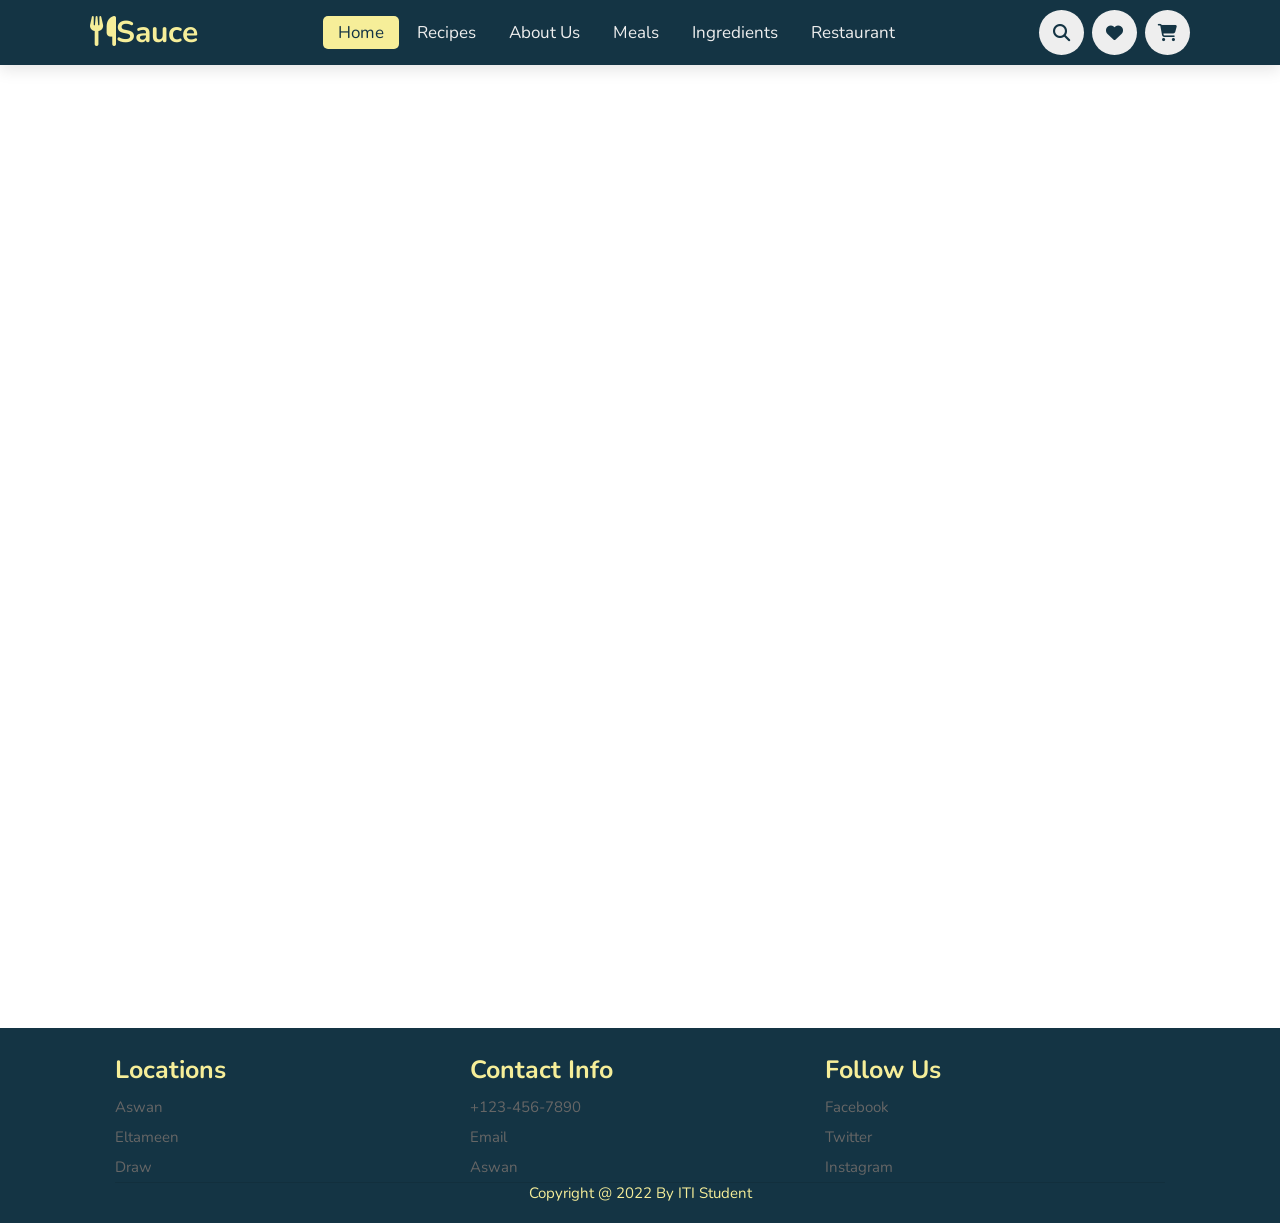
<file: cart.html>
<!DOCTYPE html>
<html lang="en">

<head>
    <meta charset="UTF-8">
    <meta http-equiv="X-UA-Compatible" content="IE=edge">
    <meta name="viewport" content="width=device-width, initial-scale=1.0">
    <title>Cart</title>
    <link rel="stylesheet" href="./css/cart.css">
    <link rel="stylesheet" href="https://cdnjs.cloudflare.com/ajax/libs/font-awesome/6.1.1/css/all.min.css"
        integrity="sha512-KfkfwYDsLkIlwQp6LFnl8zNdLGxu9YAA1QvwINks4PhcElQSvqcyVLLD9aMhXd13uQjoXtEKNosOWaZqXgel0g=="
        crossorigin="anonymous" referrerpolicy="no-referrer" />

</head>

<body>
    <!--NAVIGATION BAR-->
    <header>

        <a href="#" class="logo"><i class="fas fa-utensils"></i>Sauce</a>
    
        <nav class="navbar">
            <a class="active" href="./index.html">Home</a>
            <a href="./products.html">Recipes</a>
            <a href="./ourTeam.html">About Us</a>
            <a href="#menu">Meals</a>
            <a href="#item">Ingredients</a>
            <a href="#">Restaurant</a>
        </nav>
    
        <div class="icons">
            <i class="fas fa-bars" id="menu-bars"></i>
            <i class="fas fa-search" id="search-icon"></i>
            <a href="#" class="fas fa-heart"></a>
            <a href="./cart.html" class="fas fa-shopping-cart"></a>
        </div>
    
    </header>
    <!--main-->
    <main class="container" id="container">
    </main>


    <!---FOOTER-->
    <footer>
        <div class="box-container">

            <div class="box">
                <h3>locations</h3>
                <!-- <a href="#">Egypt</a> -->
                <a href="#">Aswan</a>
                <a href="#">Eltameen  </a>
                <a href="#">Draw</a>
                
            </div>
    
    
            <div class="box">
                <h3>contact info</h3>
                <a href="#">+123-456-7890</a>
                <a href="#">Email</a>
                <a href="#">Aswan</a>
            </div>
    
            <div class="box">
                <h3>follow us</h3>
                <a href="#">facebook</a>
                <a href="#">twitter</a>
                <a href="#">instagram</a>
                
            </div>
    
        </div>
    
        <div class="credit"> copyright @ 2022 by <span>ITI Student</span> </div>
    </footer>
    <script src="./js/cart.js"></script>

</body>

</html>
</file>
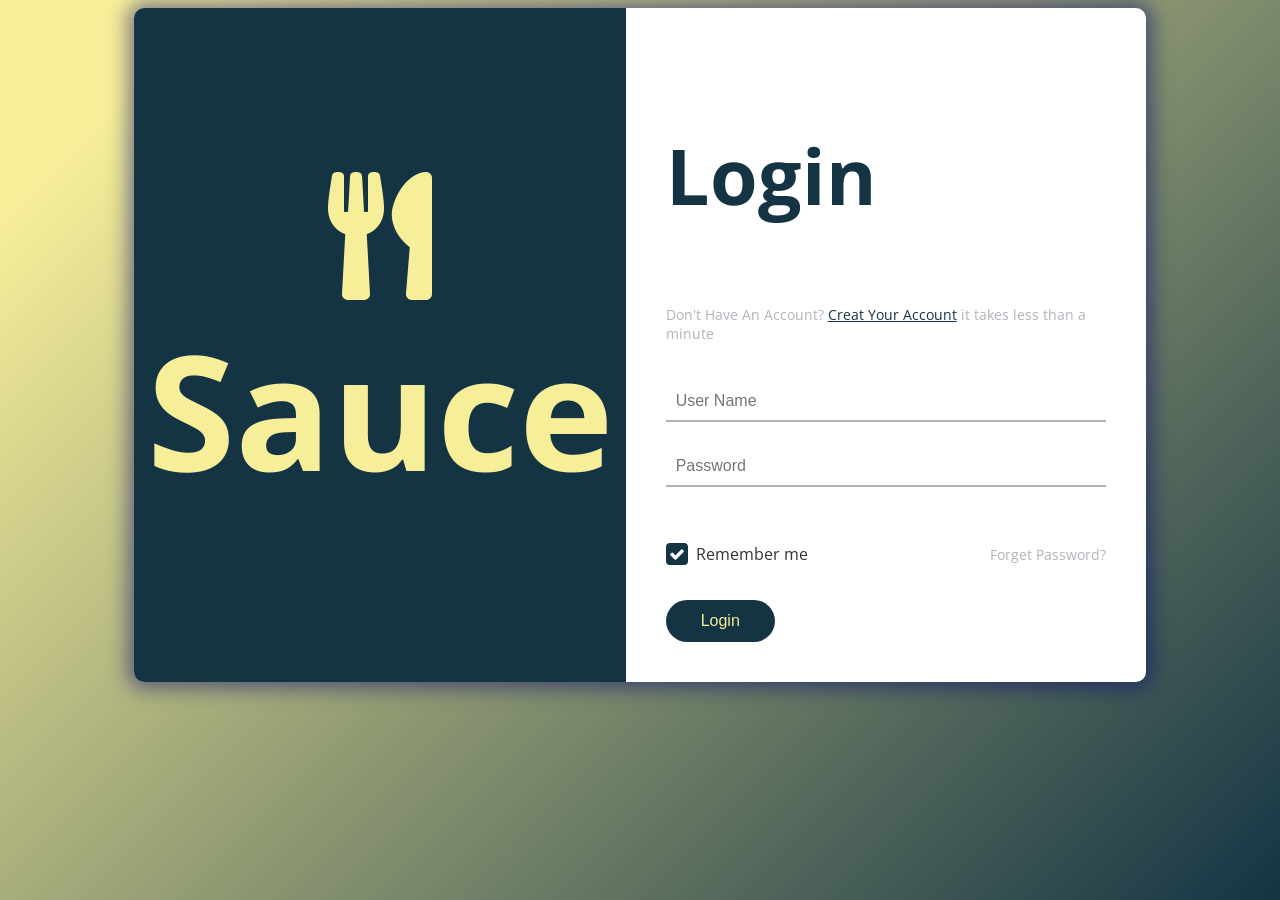
<file: login.html>
<!DOCTYPE html>
<html lang="en" >
<head>
  <meta charset="UTF-8">
  <title>Login</title>
  <link href="https://fonts.googleapis.com/css?family=Open+Sans" rel="stylesheet">


<link href="https://maxcdn.bootstrapcdn.com/font-awesome/4.7.0/css/font-awesome.min.css" rel="stylesheet" integrity="sha384-wvfXpqpZZVQGK6TAh5PVlGOfQNHSoD2xbE+QkPxCAFlNEevoEH3Sl0sibVcOQVnN" crossorigin="anonymous"><link rel="stylesheet" href="./css/login.css">
<link rel="stylesheet" href="https://cdnjs.cloudflare.com/ajax/libs/font-awesome/5.15.3/css/all.min.css">


</head>
<body>
	<!-- comment -->
<!-- partial:index.partial.html -->
<div class="box-form">
	<div class="left">
		<div class="overlay">
			<i class="fas fa-utensils"></i>
			<a href="#" class="logo">Sauce</a>

		<!-- <h1>Hello World.</h1> -->
		<!-- <p>Lorem ipsum dolor sit amet, consectetur adipiscing elit.
		Curabitur et est sed felis aliquet sollicitudin</p> -->
		<span>
			<!-- <p>login with social media</p> -->
			<!-- <a href="#"><i class="fa fa-facebook" aria-hidden="true"></i></a>
			<a href="#"><i class="fa fa-twitter" aria-hidden="true"></i> Login with Twitter</a> -->
		</span>
		</div>
	</div>
	
	
		<div class="right">
		<h5>Login</h5>
		<p>Don't Have An Account? <a style="color:#143444 " href="./Register.html">Creat Your Account</a> it takes less than a minute</p>
		<div class="inputs">
			<input type="text" placeholder="User Name">
			<br>
			<input type="password" placeholder="Password">
		</div>
			
			<br><br>
			
		<div class="remember-me--forget-password">
				<!-- Angular -->
	<label>
		<input type="checkbox" name="item" checked/>
		<span class="text-checkbox">Remember me</span>
	</label>
			<p>Forget Password?</p>
		</div>
			
			<br>
			<button>Login</button>
	</div>
	
</div>
<!-- partial -->
  
</body>
</html>
</file>
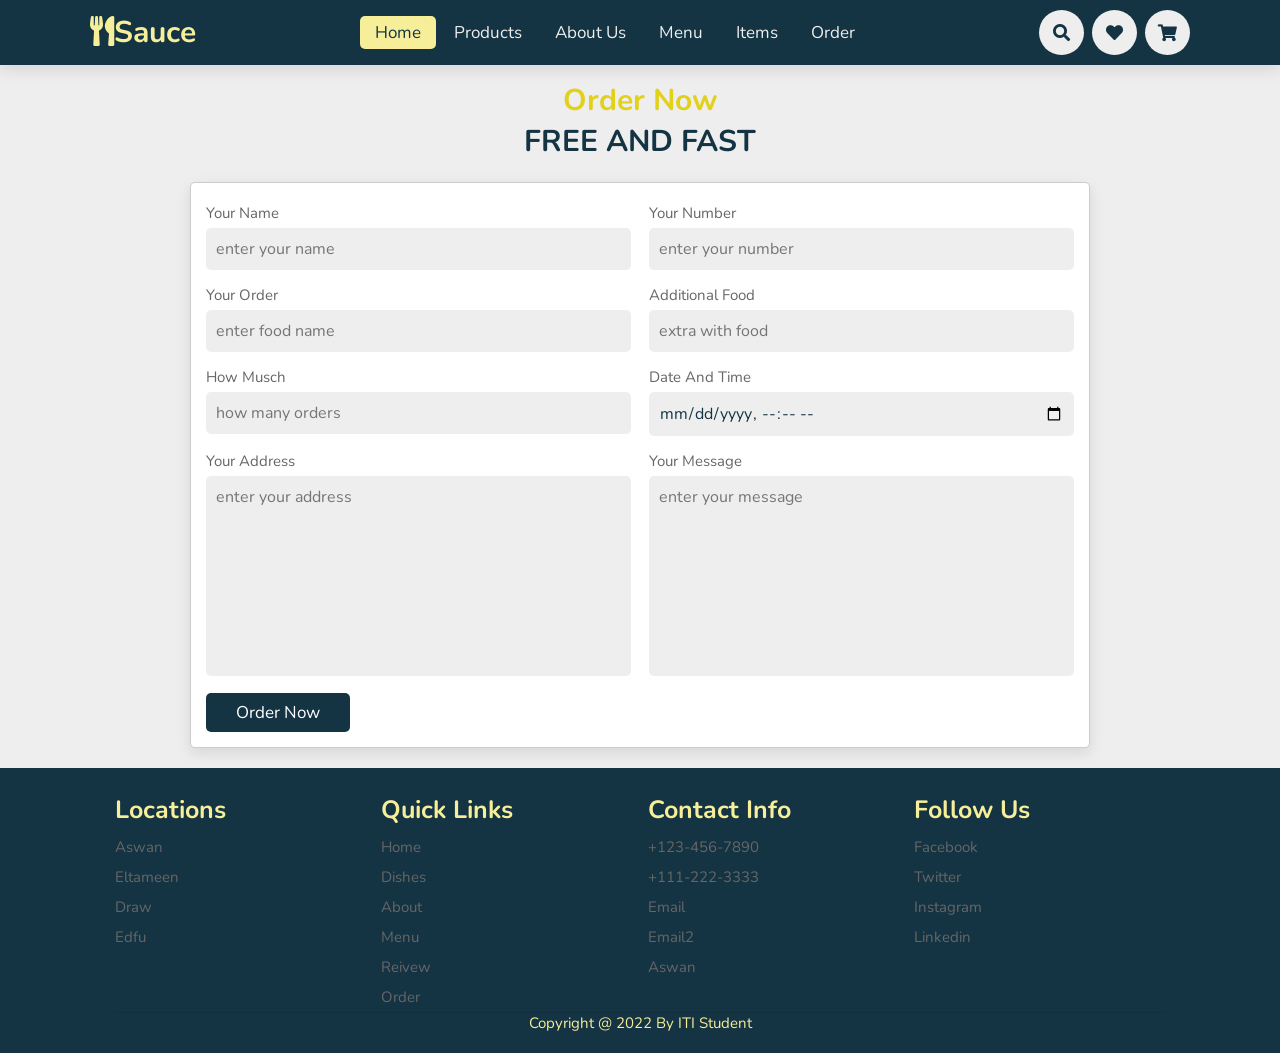
<file: order.html>
<!DOCTYPE html>
<html lang="en">
<head>
    <meta charset="UTF-8">
    <meta http-equiv="X-UA-Compatible" content="IE=edge">
    <meta name="viewport" content="width=device-width, initial-scale=1.0">
    <title>Order</title>
       <!-- font awesome cdn link  -->
       <link rel="stylesheet" href="https://cdnjs.cloudflare.com/ajax/libs/font-awesome/5.15.3/css/all.min.css">

       <!-- custom css file link  -->
       <link rel="stylesheet" href="css/style.css">
   
</head>
<body>
  <!-- header section starts      -->

<header>

    <a href="#" class="logo"><i class="fas fa-utensils"></i>Sauce</a>

    <nav class="navbar">
        <a class="active" href="index.html">Home</a>
        <a href="../../products/products.html">Products</a>
        <a href="../../our team/our team.html">About Us</a>
        <a href="../food website/index.html">Menu</a>
        <a href="../food website/index.html">Items</a>
        <a href="../food website/order.html">Order</a>
    </nav>

    <div class="icons">
        <i class="fas fa-bars" id="menu-bars"></i>
        <i class="fas fa-search" id="search-icon"></i>
        <a href="#" class="fas fa-heart"></a>
        <a href="#" class="fas fa-shopping-cart"></a>
    </div>

</header>

<!-- header section ends-->

<!-- search form  -->

<form action="" id="search-form">
    <input type="search" placeholder="search here..." name="" id="search-box">
    <label for="search-box" class="fas fa-search"></label>
    <i class="fas fa-times" id="close"></i>
</form>


    

    <!-- order section starts  -->

<section class="order" id="order" style="background:#eee ; margin-top: 5rem; font-size: 2rem;">

    <h3 class="sub-heading"> order now </h3>
    <h1 class="heading"> free and fast </h1>

    <form action="">

        <div class="inputBox">
            <div class="input">
                <span>your name</span>
                <input type="text" placeholder="enter your name">
            </div>
            <div class="input">
                <span>your number</span>
                <input type="number" placeholder="enter your number">
            </div>
        </div>
        <div class="inputBox">
            <div class="input">
                <span>your order</span>
                <input type="text" placeholder="enter food name">
            </div>
            <div class="input">
                <span>additional food</span>
                <input type="test" placeholder="extra with food">
            </div>
        </div>
        <div class="inputBox">
            <div class="input">
                <span>how musch</span>
                <input type="number" placeholder="how many orders">
            </div>
            <div class="input">
                <span>date and time</span>
                <input type="datetime-local">
            </div>
        </div>
        <div class="inputBox">
            <div class="input">
                <span>your address</span>
                <textarea name="" placeholder="enter your address" id="" cols="30" rows="10"></textarea>
            </div>
            <div class="input">
                <span>your message</span>
                <textarea name="" placeholder="enter your message" id="" cols="30" rows="10"></textarea>
            </div>
        </div>

        <input type="submit" value="order now" class="btn">

    </form>

</section>

<!-- order section ends -->

<!-- footer section starts  -->

<section class="footer" style="background:#143444; ;">

    <div class="box-container">

        <div class="box">
            <h3>locations</h3>
            <!-- <a href="#">Egypt</a> -->
            <a href="#">Aswan</a>
            <a href="#">Eltameen  </a>
            <a href="#">Draw</a>
            <a href="#">Edfu</a>
        </div>

        <div class="box">
            <h3>quick links</h3>
            <a href="#">home</a>
            <a href="#">dishes</a>
            <a href="#">about</a>
            <a href="#">menu</a>
            <a href="#">reivew</a>
            <a href="#">order</a>
        </div>

        <div class="box">
            <h3>contact info</h3>
            <a href="#">+123-456-7890</a>
            <a href="#">+111-222-3333</a>
            <a href="#">Email</a>
            <a href="#">Email2</a>
            <a href="#">Aswan</a>
        </div>

        <div class="box">
            <h3>follow us</h3>
            <a href="#">facebook</a>
            <a href="#">twitter</a>
            <a href="#">instagram</a>
            <a href="#">linkedin</a>
        </div>

    </div>

    <div class="credit"> copyright @ 2022 by <span>ITI Student</span> </div>

</section>

<!-- footer section ends -->






<!-- custom js file link  -->
<script src="js/script.js"></script>

</body>
</html>
</file>
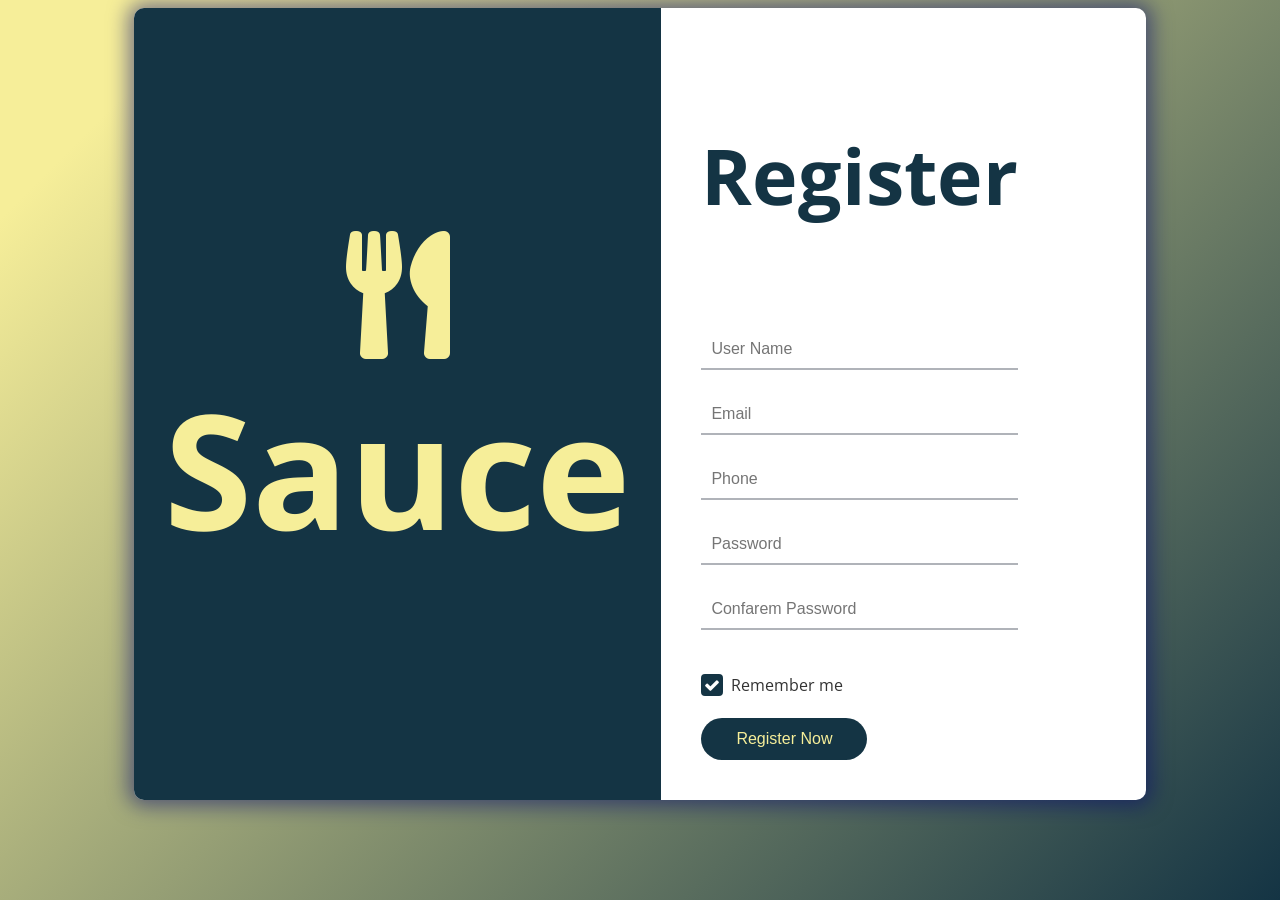
<file: Register.html>
<!DOCTYPE html>
<html lang="en">

<head>
	<meta charset="UTF-8">
	<title>Register</title>
	<link href="https://fonts.googleapis.com/css?family=Open+Sans" rel="stylesheet">


	<link href="https://maxcdn.bootstrapcdn.com/font-awesome/4.7.0/css/font-awesome.min.css" rel="stylesheet"
		integrity="sha384-wvfXpqpZZVQGK6TAh5PVlGOfQNHSoD2xbE+QkPxCAFlNEevoEH3Sl0sibVcOQVnN" crossorigin="anonymous">
	<link rel="stylesheet" href="./css/Register.css">
	<link rel="stylesheet" href="https://cdnjs.cloudflare.com/ajax/libs/font-awesome/5.15.3/css/all.min.css">


</head>

<body>
	<!-- partial:index.partial.html -->
	<div class="box-form">
		<div class="left">
			<div class="overlay">
				<i class="fas fa-utensils"></i>
				<a href="#" class="logo">Sauce</a>

				<!-- <h1>Hello World.</h1> -->
				<!-- <p>Lorem ipsum dolor sit amet, consectetur adipiscing elit.
		Curabitur et est sed felis aliquet sollicitudin</p> -->
				<span>
					<!-- <p>login with social media</p> -->
					<!-- <a href="#"><i class="fa fa-facebook" aria-hidden="true"></i></a>
			<a href="#"><i class="fa fa-twitter" aria-hidden="true"></i> Login with Twitter</a> -->
				</span>
			</div>
		</div>


		<div class="right">
			<h5>Register</h5>
			<!-- <p>Don't have an account? <a style="color:#143444 " href="#">Creat Your Account</a> it takes less than a minute</p> -->
			<div class="inputs">
				<input type="text" placeholder="User Name">
				<br>
				<input type="text" placeholder="Email">
				<br>
				<input type="number" placeholder="Phone">
				<br>
				<input type="password" placeholder="Password">
				<br>
				<input type="password" placeholder="Confarem Password">
			</div>

			<br><br>

			<div class="remember-me--forget-password">
				<!-- Angular -->
				<label>
					<input type="checkbox" name="item" checked />
					<span class="text-checkbox">Remember me</span>
				</label>
				<!-- <p>Forget Password?</p> -->

			</div>

			<br>
			<button>Register Now</button>
		</div>

	</div>
	<!-- partial -->

</body>

</html>
</file>
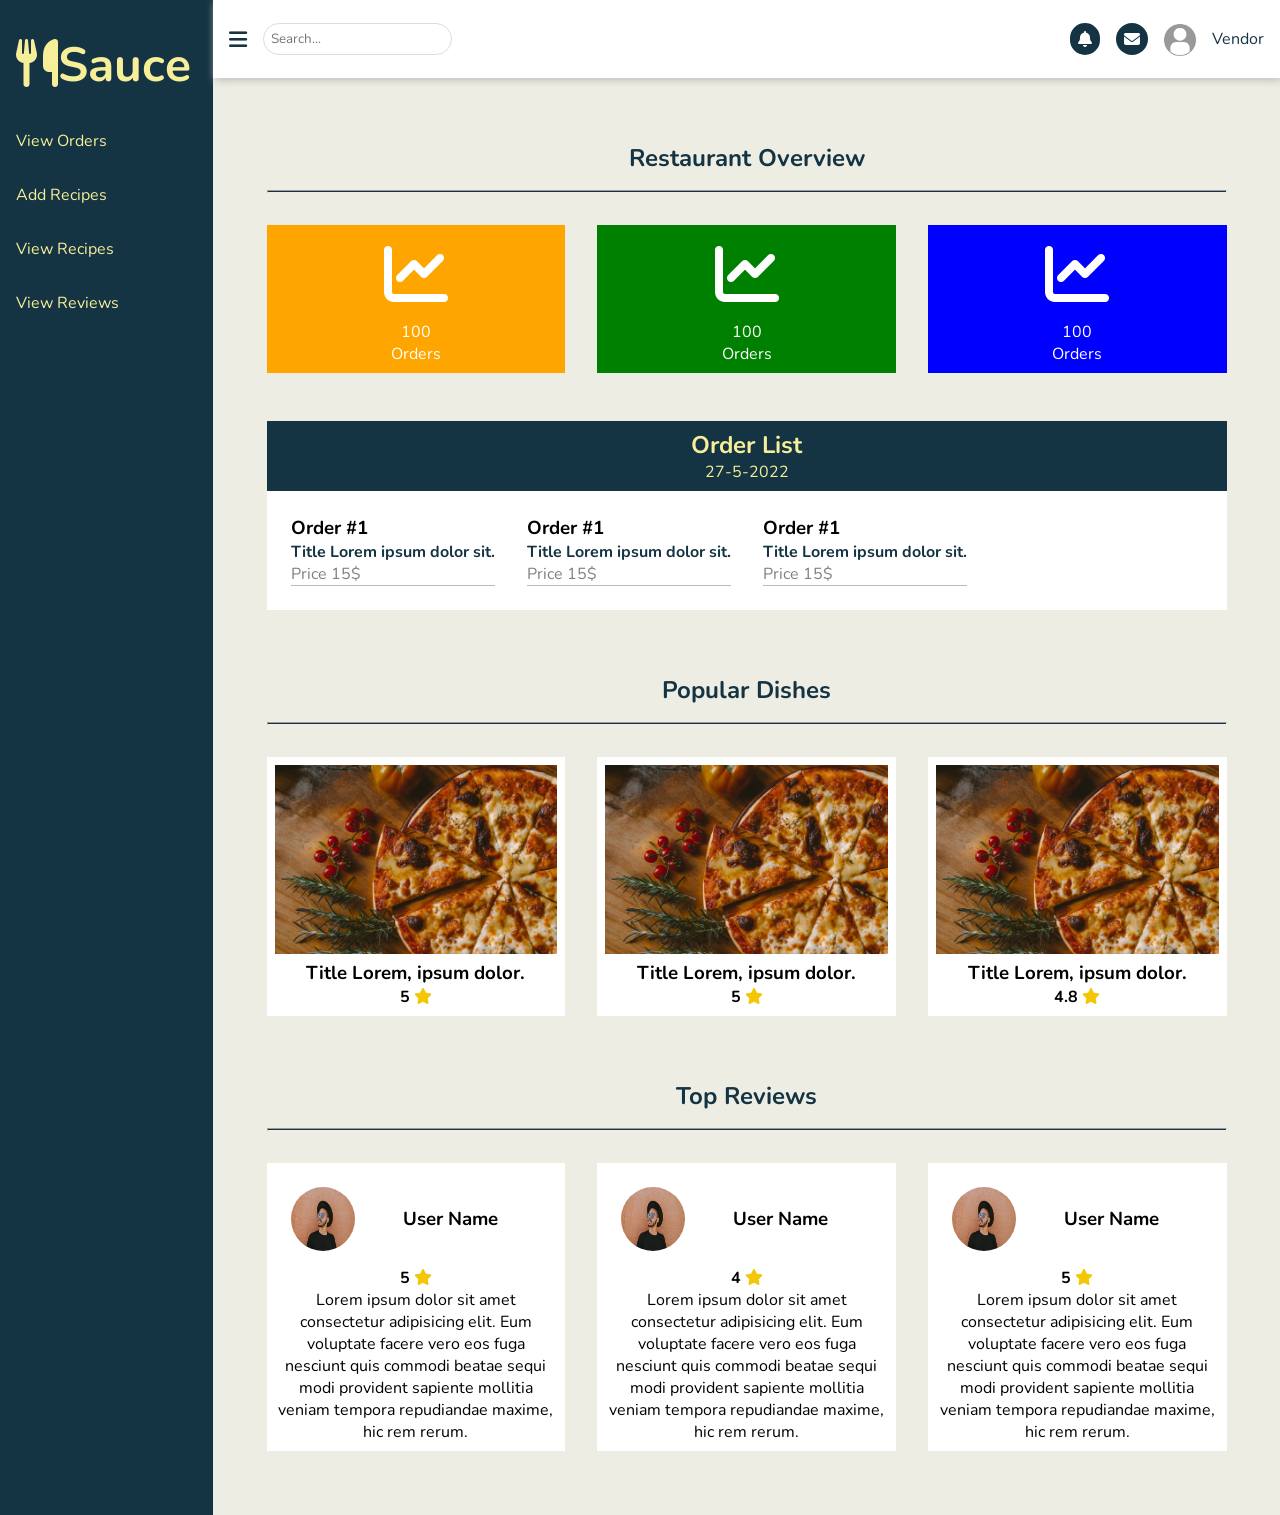
<file: vendor.html>
<!DOCTYPE html>
<html lang="en">
  <head>
    <meta charset="UTF-8" />
    <meta name="viewport" content="width=device-width, initial-scale=1.0" />
    <title>Vendor Dashboard</title>
    <link rel="stylesheet" href="./css/vendor.css" />
    <link
      rel="stylesheet"
      href="https://cdnjs.cloudflare.com/ajax/libs/font-awesome/6.1.1/css/all.min.css"
      integrity="sha512-KfkfwYDsLkIlwQp6LFnl8zNdLGxu9YAA1QvwINks4PhcElQSvqcyVLLD9aMhXd13uQjoXtEKNosOWaZqXgel0g=="
      crossorigin="anonymous"
      referrerpolicy="no-referrer"
    />
  </head>

  <body>
    <aside>
      <ul class="sidebar">
        <li>
          <a href="#" class="logo"><i class="fas fa-utensils"></i>Sauce</a>
          
        </li>
        <li><a href="#">View Orders </a></li>
        <li><a href="#">Add Recipes </a></li>
        <li><a href="#">View Recipes </a></li>
        <li><a href="#">View Reviews </a></li>
      </ul>
    </aside>
    <main>
      <nav>
        <i class="fa-solid fa-bars menu-icn "></i>
        <input type="text" placeholder="Search..." />
        <i class="fa-solid fa-bell nav-icn"></i>
        <i class="fa-solid fa-envelope nav-icn"></i>
        <a href="./vendor_profile.html">
          <img src="./images/pic.png" id="restaurant-pic" alt="restaurant-pic" />
        </a>
        <span id="restaurant-name">Vendor</span>
      </nav>
      <section class="container">
        <!---------------STATISTICS------------------->
        <div class="stat">
          <h2 class="head">Restaurant Overview</h2>
          <hr />
          <div class="flexbox">
            <div class="stat-card one">
              <h3><i class="fa-solid fa-chart-line"></i></h3>
              <p>100</p>
              <p>Orders</p>
            </div>

            <div class="stat-card two">
              <h3><i class="fa-solid fa-chart-line"></i></h3>
              <p>100</p>
              <p>Orders</p>
            </div>

            <div class="stat-card three">
              <h3><i class="fa-solid fa-chart-line"></i></h3>
              <p>100</p>
              <p>Orders</p>
            </div>
          </div>
        </div>

        <!--ORDERS LIST-->
        <div class="head-order">
          <h2>Order List</h2>
          <span>27-5-2022</span>
        </div>
        <div class="orders">
          <div>
            <h3>Order #1</h3>
            <h4>Title Lorem ipsum dolor sit.</h4>
            <p>Price 15$</p>
          </div>
          <div>
            <h3>Order #1</h3>
            <h4>Title Lorem ipsum dolor sit.</h4>
            <p>Price 15$</p>
          </div>
          <div>
            <h3>Order #1</h3>
            <h4>Title Lorem ipsum dolor sit.</h4>
            <p>Price 15$</p>
          </div>
        </div>

        <!------------POPULAR DISHES------------->
        <div class="top-section">
          <h2 class="head">Popular Dishes</h2>
          <hr />
          <div class="flexbox">
            <div class="card">
              <img src="./images/food.jpg" alt="food" />
              <h3>Title Lorem, ipsum dolor.</h3>
              <h4>5 <i class="fa-solid fa-star"></i></h4>
            </div>
            <div class="card">
              <img src="./images/food.jpg" alt="food" />
              <h3>Title Lorem, ipsum dolor.</h3>
              <h4>5 <i class="fa-solid fa-star"></i></h4>
            </div>
            <div class="card">
              <img src="./images/food.jpg" alt="food" />
              <h3>Title Lorem, ipsum dolor.</h3>
              <h4>4.8 <i class="fa-solid fa-star"></i></h4>
            </div>
          </div>
        </div>

        <!------------Top Reviews------------->
        <div class="top-section">
          <h2 class="head">Top Reviews</h2>
          <hr />
          <div class="flexbox">
            <div class="card">
              <div class="user-info"><img src="./images/user.jpg" alt="user-pic"><h3>User Name</h3></div>
              <h4>5 <i class="fa-solid fa-star"></i></h4>
              <p>
                Lorem ipsum dolor sit amet consectetur adipisicing elit. Eum
                voluptate facere vero eos fuga nesciunt quis commodi beatae
                sequi modi provident sapiente mollitia veniam tempora
                repudiandae maxime, hic rem rerum.
              </p>
            </div>

            <div class="card">
                <div class="user-info"><img src="./images/user.jpg" alt="user-pic"><h3>User Name</h3></div>
              <h4>4 <i class="fa-solid fa-star"></i></h4>
              <p>
                Lorem ipsum dolor sit amet consectetur adipisicing elit. Eum
                voluptate facere vero eos fuga nesciunt quis commodi beatae
                sequi modi provident sapiente mollitia veniam tempora
                repudiandae maxime, hic rem rerum.
              </p>
            </div>

            <div class="card">
                <div class="user-info"><img src="./images/user.jpg" alt="user-pic"><h3>User Name</h3></div>
              <h4>5 <i class="fa-solid fa-star"></i></h4>
              <p>
                Lorem ipsum dolor sit amet consectetur adipisicing elit. Eum
                voluptate facere vero eos fuga nesciunt quis commodi beatae
                sequi modi provident sapiente mollitia veniam tempora
                repudiandae maxime, hic rem rerum.
              </p>
            </div>
          </div>
        </div>
      </section>
    </main>
  </body>
</html>
</file>
<file: css/cart.css>
@import url('https://fonts.googleapis.com/css2?family=Nunito:wght@200;300;400;600;700&display=swap');

* {
    padding: 0;
    margin: 0;
    box-sizing: border-box;
    text-decoration: none;
    font-family: 'Nunito', sans-serif;
    text-transform: capitalize;


  }

  .container{
    width: 90%;
    margin: 5% auto;
}
:root{
    --gold:#F6EE99;
    --background:#143444;
    --light-color:#666;
    --box-shadow:0 .5rem 1.5rem rgba(0,0,0,.1);

}
html{
    font-size: 62.5%;
    overflow-x: hidden;
    scroll-padding-top: 5.5rem;
    scroll-behavior: smooth;
}
h3{
    font-size: 2.5rem;
    color:  #143444;

}
p{
    color: gray;
    font-size: 1.5rem;
}
/*****NAV BAR*****/
header{
    position: fixed;
    top:0; left: 0; right:0;
    background: var(--background);
    padding:1rem 7%;
    display: flex;
    align-items: center;
    justify-content: space-between;
    z-index: 1000;
    box-shadow: var(--box-shadow);
}

header .logo{
    color:var(--gold);
    font-size: 3rem;
    font-weight: bolder;
}

header .logo i{
    color:var(--gold);
    font-size: 3rem;
}

header .navbar a{
    font-size: 1.7rem;
    border-radius: .5rem;
    padding:.5rem 1.5rem;
    color:#eee;
}

header .navbar a.active,
header .navbar a:hover{
    color:var(--background);
    background: var(--gold);
}
header .icons .fa-heart:hover{
    
    background-color: var(--gold);
    color:red;
}

header .icons i,
header .icons a{
    cursor: pointer;
    margin-left: .5rem;
    height:4.5rem;
    line-height: 4.5rem;
    width:4.5rem;
    text-align: center;
    font-size: 1.7rem;
    color:#143444;
    border-radius: 50%;
    background: #eee;
}

header .icons i:hover,
header .icons a:hover{
    color:#fff;
    background: var(--gold);
    transform: rotate(360deg);
    color: #143444;
}

header .icons #menu-bars{
    display: none;
}
/** MAIN**/

.order-btn{
    background-color: #143444;
    color: #F6EE99;
    padding: 1rem;
    font-size: 2rem;
    border: #143444;
    border-radius: 2.5rem;
    cursor: pointer;
    display: inline-block;
    margin: 1%;
}
main{
    height: 100vh;
    overflow: auto;
}
.card
{
    display: flex;
    justify-content: space-evenly;
    align-items: center;
    box-shadow: 2px 2px 4px #979797;
    width: 80%;
    height: 15vh;
    color: #143444;
    margin:6% auto;
}
.card img{
    width: 25%;
    height: 100%;
}
.card i{
    color: #143444;
    cursor: pointer;
    font-size: 2rem;
}
/**********footer*******/
footer{
    background-color: #143444;
    padding:2rem 9%;
}
footer .box-container{
    display: grid;
    grid-template-columns: repeat(auto-fit, minmax(25rem, 1fr));
    gap:1.5rem;
    
}

footer .box-container .box h3{
    padding:.5rem 0;
    font-size: 2.5rem;
    color:var(--gold);
}

footer .box-container .box a{
    display: block;
    padding:.5rem 0;
    font-size: 1.5rem;
    color:var(--light-color);
}

footer .box-container .box a:hover{
    color:var(--gold);
    text-decoration: underline;
}

footer .credit{
    text-align: center;
    border-top: .1rem solid rgba(0,0,0,.1);
    font-size: 1.5rem;
    color:var(--gold);
    
}

footer .credit span{
    color:var(--gold);
}
</file>
<file: css/login.css>
body {
  background-image: linear-gradient(135deg, #F6EE99 10%, #143444 100%);
  background-size: cover;
  background-repeat: no-repeat;
  background-attachment: fixed;
  font-family: "Open Sans", sans-serif;
  color: #333333;
}
 .logo{
  color:#F6EE99;
  font-size: 3rem;
  font-weight: bolder;
  font-size: 10rem;

  text-decoration: none;
}

 .overlay i{
  color:#F6EE99;
  font-size: 8rem;

}
.overlay{
  display: flex;
  flex-direction: column;
  justify-content: center;
  align-items: center;
  
}

.box-form {
  margin: 0 auto;
  width: 80%;
  background: #FFFFFF;
  border-radius: 10px;
  overflow: hidden;
  display: flex;
  flex: 1 1 100%;
  align-items: stretch;
  justify-content: space-between;
  box-shadow: 0 0 20px 6px #090b6f85;
}
@media (max-width: 980px) {
  .box-form {
    flex-flow: wrap;
    text-align: center;
    align-content: center;
    align-items: center;
  }
}
.box-form div {
  height: auto;
}
.box-form .left {
  color: #FFFFFF;
  background-size: cover;
  background-repeat: no-repeat;
  background-color: #143444;
  overflow: hidden;
}
.box-form .left .overlay {
  padding: 30px;
  width: 100%;
  height: 100%;
  /* background: #5961f9ad; */
  overflow: hidden;
  box-sizing: border-box;
}
.box-form .left .overlay h1 {
  font-size: 10vmax;
  line-height: 1;
  font-weight: 900;
  margin-top: 40px;
  margin-bottom: 20px;
}
.box-form .left .overlay span p {
  margin-top: 30px;
  font-weight: 900;
}
.box-form .left .overlay span a {
  background: #3b5998;
  color: #FFFFFF;
  margin-top: 10px;
  padding: 14px 50px;
  border-radius: 100px;
  display: inline-block;
  box-shadow: 0 3px 6px 1px #042d4657;
}
.box-form .left .overlay span a:last-child {
  background: #1dcaff;
  margin-left: 30px;
}
.box-form .right {
  padding: 40px;
  overflow: hidden;
}
@media (max-width: 980px) {
  .box-form .right {
    width: 100%;
  }
}
.box-form .right h5 {
  font-size: 6vmax;
  line-height: 0;
  color: #143444;
}
.box-form .right p {
  font-size: 14px;
  color: #B0B3B9;
}
.box-form .right .inputs {
  overflow: hidden;
}
.box-form .right input {
  width: 100%;
  padding: 10px;
  margin-top: 25px;
  font-size: 16px;
  border: none;
  outline: none;
  border-bottom: 2px solid #B0B3B9;
}
.box-form .right .remember-me--forget-password {
  display: flex;
  justify-content: space-between;
  align-items: center;
}
.box-form .right .remember-me--forget-password input {
  margin: 0;
  margin-right: 7px;
  width: auto;
}
.box-form .right button {
  /* float: right; */
  color: #fff;
  font-size: 16px;
  padding: 12px 35px;
  border-radius: 50px;
  display: inline-block;
  border: 0;
  outline: 0;
  color: #F6EE99;
  background-color: #143444;
  /* box-shadow: 0px 4px 20px 0px #49c628a6;
  background-image: linear-gradient(135deg, #70F570 10%, #49C628 100%); */
}

label {
  display: block;
  position: relative;
  margin-left: 30px;
}

label::before {
  content: ' \f00c';
  position: absolute;
  font-family: FontAwesome;
  background: transparent;
  border: 3px solid #143444;
  border-radius: 4px;
  color: transparent;
  left: -30px;
  transition: all 0.2s linear;
}

label::before {
  font-family: FontAwesome;
  content: ' \f00c';
  color: #fff;
  cursor: pointer;
  background: #143444;
}

label:hover::before .text-checkbox {
  background: #70F570;
}

label span.text-checkbox {
  display: inline-block;
  height: auto;
  position: relative;
  cursor: pointer;
  transition: all 0.2s linear;
}

label input[type="checkbox"] {
  display: none;
}
</file>
<file: css/style.css>
@import url('https://fonts.googleapis.com/css2?family=Nunito:wght@200;300;400;600;700&display=swap');

:root{
    --gold:#F6EE99;
    --background:#143444;
    --light-color:#666;
    --box-shadow:0 .5rem 1.5rem rgba(0,0,0,.1);
}

*{
    font-family: 'Nunito', sans-serif;
    margin:0; 
    padding:0;
    box-sizing: border-box;
    text-decoration: none;
    outline: none; 
    border:none;
    text-transform: capitalize;
    transition: all .2s linear;
}

html{
    font-size: 62.5%;
    overflow-x: hidden;
    scroll-padding-top: 5.5rem;
    scroll-behavior: smooth;
    background-color: #143444;
}

section{
    padding:2rem 9%;
}

section:nth-child(even){
    background:#eee;
}

.sub-heading{
    text-align: center;
    color:#e2d11a;
    font-size: 3rem;
    padding-top: 1rem;
  
}

.heading{
    text-align: center;
    color:var(--background);
    font-size: 3rem;
    padding-bottom: 2rem;
    text-transform: uppercase;
}

.btn{
    margin-top: 1rem;
    display: inline-block;
    font-size: 1.7rem;
    color:#fff;
    background: var(--background);
    border-radius: .5rem;
    cursor: pointer;
    padding:.8rem 3rem;
}

.btn:hover{
    background: var(--gold);
    letter-spacing: .1rem;
    color: #143444;
}

header{
    position: fixed;
    top:0; left: 0; right:0;
    background: var(--background);
    padding:1rem 7%;
    display: flex;
    align-items: center;
    justify-content: space-between;
    z-index: 1000;
    box-shadow: var(--box-shadow);
}

header .logo{
    color:var(--gold);
    font-size: 3rem;
    font-weight: bolder;
}

header .logo i{
    color:var(--gold);
    font-size: 3rem;
}

header .navbar a{
    font-size: 1.7rem;
    border-radius: .5rem;
    padding:.5rem 1.5rem;
    color:#eee;
}

header .navbar a.active,
header .navbar a:hover{
    color:var(--background);
    background: var(--gold);
}

header .icons i,
header .icons a{
    cursor: pointer;
    margin-left: .5rem;
    height:4.5rem;
    line-height: 4.5rem;
    width:4.5rem;
    text-align: center;
    font-size: 1.7rem;
    color:#143444;
    border-radius: 50%;
    background: #eee;
}

header .icons i:hover,
header .icons a:hover{
    color:#fff;
    background: var(--gold);
    transform: rotate(360deg);
    color: #143444;
}
header .icons .fa-heart:hover{
    
    background-color: var(--gold);
    color:red;
}

header .icons #menu-bars{
    display: none;
}

#search-form{
    position: fixed;
    top:-110%; left:0; 
    height:100%; width:100%;
    z-index: 1004;
    background:rgba(0,0,0,.8);
    display: flex;
    align-items: center;
    justify-content: center;
    padding:0 1rem;
}

#search-form.active{
    top:0;
}

#search-form #search-box{
    width:50rem;
    border-bottom: .1rem solid #fff;
    padding:1rem 0;
    color:#fff;
    font-size: 3rem;
    text-transform: none;
    background:none;
}

#search-form #search-box::placeholder{
    color:#eee;
}

#search-form #search-box::-webkit-search-cancel-button{
    -webkit-appearance: none;
}

#search-form label{
    color:#fff;
    cursor:pointer;
    font-size: 3rem;
}

#search-form label:hover{
    color:var(--gold);
}

#search-form #close{
    position: absolute;
    color:#fff;
    cursor: pointer;
    top: 2rem; right:3rem;
    font-size: 5rem;
}

.home .home-slider .slide{
    display: flex;
    align-items: center;
    flex-wrap: wrap;
    gap:2rem; 
    padding-top: 9rem;
  
}

section  .home-slider .slide{
    width: 100%;
    height: 550px;
}
.home .home-slider .slide .content{
    flex:1 1 45rem;
}

.home .home-slider .slide .image{
    flex:1 1 45rem;
  
}

.home .home-slider .slide .image img{
    width: 100%;
}

.home .home-slider .slide .content span{
    color:var(--gold);
    font-size: 2.5rem;
}

.home .home-slider .slide .content h3{
    color:#eee;
    font-size: 5rem;
}

.home .home-slider .slide .content p{
    color:var(--light-color);
    font-size: 2.2rem;
    padding:.5rem 0;
    line-height: 1.5;
}



.dishes .box-container{
    display: grid;
    grid-template-columns: repeat(auto-fit, minmax(28rem, 1fr));
    gap:1.5rem;
}

.dishes .box-container .box{
    padding:2.5rem;
    background:#fff;
    border-radius: .5rem;
    border:.1rem solid var(--background);
    box-shadow: var(--box-shadow);
    position: relative;
    overflow: hidden;
    text-align: center;
    
}

.dishes .box-container .box .fa-heart,
.dishes .box-container .box .fa-eye{
    position: absolute;
    top:1.5rem;
    background:#eee;
    border-radius: 50%;
    height: 5rem;
    width:5rem;
    line-height: 5rem;
    font-size: 2rem;
    color:var(--background);
}

.dishes .box-container .box .fa-heart:hover{
    background-color: var(--gold);
    color:red;
}


.dishes .box-container .box .fa-eye:hover{
    background: var(--gold);
    color:#fff;
}

.dishes .box-container .box .fa-heart{
    right:-15rem;
}

.dishes .box-container .box .fa-eye{
    left:-15rem;
}

.dishes .box-container .box:hover .fa-heart{
    right:1.5rem;
}

.dishes .box-container .box:hover .fa-eye{
    left:1.5rem;
}

.dishes .box-container .box img{
    height:17rem;
    margin:1rem 0;
}

.dishes .box-container .box h3{
    color:var(--background);
    font-size: 2.5rem;
}

.dishes .box-container .box .stars{
    padding:1rem 0;
}

.dishes .box-container .box .stars i{
    font-size: 1.7rem;
    color:yellow;
}

.dishes .box-container .box span{
    color:#e2d11a;
    font-weight: bolder;
    margin-right: 1rem;
    font-size: 2.5rem;
}

.about .row{
    display: flex;
    flex-wrap: wrap;
    gap:1.5rem;
    align-items: center;
}

.about .row .image{
    flex:1 1 45rem;
}

.about .row .image img{ 
    width: 100%;
}

.about .row .content{
    flex:1 1 45rem;
}

.about .row .content h3{
    color:var(--background);
    font-size: 4rem;
    padding:.5rem 0;
}

.about .row .content p{
    color:var(--light-color);
    font-size: 1.5rem;
    padding:.5rem 0;
    line-height: 2;
}

.about .row .content .icons-container{
    display: flex;
    gap:1rem;
    flex-wrap: wrap;
    padding:1rem 0;
    margin-top: .5rem;
}

.about .row .content .icons-container .icons{
    background:#eee;
    border-radius: .5rem;
    border:.1rem solid rgba(0,0,0,.2);
    display: flex;
    align-items: center;
    justify-content: center;
    gap:1rem;
    flex:1 1 17rem;
    padding:1.5rem 1rem;
}

.about .row .content .icons-container .icons i{
    font-size: 2.5rem;
    color:#e2d11a;
}

.about .row .content .icons-container .icons span{
    font-size: 1.5rem;
    color:var(--background);
}

.menu .box-container{
    display: grid;
    grid-template-columns: repeat(auto-fit, minmax(30rem, 1fr));
    gap:1.5rem;
}

.menu .box-container .box{
    background: #fff;
    border:.1rem solid rgba(0,0,0,.2);
    border-radius: .5rem;
    box-shadow: var(--box-shadow);    
}

.menu .box-container .box .image{
    height: 25rem;
    width: 100%;
    padding:1.5rem;
    overflow: hidden;
    position: relative;
}

.menu .box-container .box .image img{
    height: 100%;
    width: 100%;
    border-radius: .5rem;
    object-fit: cover;
}

.menu .box-container .box .image .fa-heart{
    position: absolute;
    top:2.5rem; 
    right: 2.5rem;
    height: 5rem;
    width: 5rem;
    line-height: 5rem;
    text-align: center;
    font-size: 2rem;
    background: #fff;
    border-radius: 50%;
    color:var(--background);
}

.menu .box-container .box .image .fa-heart:hover{
    background-color: var(--gold);
    color:red;
}

.menu .box-container .box .content{
    padding:2rem;
    padding-top: 0;
}

.menu .box-container .box .content .stars{
    padding-bottom: 1rem;
}

.menu .box-container .box .content .stars i{
   font-size: 1.7rem;
   color:yellow;
}

.menu .box-container .box .content h3{
    color:var(--background);
    font-size: 2.5rem;
}

.menu .box-container .box .content p{
    color:var(--light-color);
    font-size: 1.6rem;
    padding:.5rem 0;
    line-height: 1.5;
}

.menu .box-container .box .content .price{
    color:#e2d11a;
    margin-left: 1rem;
    font-weight: bolder;
    font-size: 2.5rem;
}

.item .slide{
    padding:2rem;
    box-shadow:var(--box-shadow);
    border:.1rem solid rgba(0,0,0,.2);
    border-radius: .5rem;
    position: relative;  
    background-color: #eee;  
}





.item  img{
    height: 10rem;
    width: 15rem;
margin-left: 10rem; 
margin-top: 5rem;   
}
.item img:hover{
    height: 11rem;
    width: 16rem;
    box-shadow: 4px 4px 4px 4px #f6ee99ae;
    border-radius: 2rem;
 
    
}




/* .item .slide p{
    font-size: 1.5rem;
    line-height: 1.8;
    color:var(--background);
} */

 


.order form{
    max-width:90rem;
    border-radius: .5rem;
    box-shadow: var(--box-shadow);
    border:.1rem solid rgba(0,0,0,.2);
    background:#fff;
    padding:1.5rem;
    margin:0 auto;
}

.order form .inputBox{
    display: flex;
    flex-wrap: wrap;
    justify-content: space-between;
}

.order form .inputBox .input{
    width:49%;
}

.order form .inputBox .input span{
    display:block;
    padding:.5rem 0;
    font-size: 1.5rem;
    color:var(--light-color);
}

.order form .inputBox .input input,
.order form .inputBox .input textarea{
    background:#eee;
    border-radius: .5rem;
    padding:1rem;
    font-size: 1.6rem;
    color:var(--background);
    text-transform: none;
    margin-bottom: 1rem;
    width:100%;
}

.order form .inputBox .input input:focus,
.order form .inputBox .input textarea:focus{
    border:.1rem solid var(--gold);
}

.order form .inputBox .input textarea{
    height:20rem;
    resize: none;
}

.order form .btn{
    margin-top: 0;
}


.footer .box-container{
    display: grid;
    grid-template-columns: repeat(auto-fit, minmax(25rem, 1fr));
    gap:1.5rem;
}

.footer .box-container .box h3{
    padding:.5rem 0;
    font-size: 2.5rem;
    color:var(--gold);
}

.footer .box-container .box a{
    display: block;
    padding:.5rem 0;
    font-size: 1.5rem;
    color:var(--light-color);
}

.footer .box-container .box a:hover{
    color:var(--gold);
    text-decoration: underline;
}

.footer .credit{
    text-align: center;
    border-top: .1rem solid rgba(0,0,0,.1);
    font-size: 1.5rem;
    color:var(--gold);
    /* padding:.5rem; */
    /* padding-top: 1.5rem; */
    /* margin-top: .5rem; */
    /* margin-bottom: .5rem; */
}

.footer .credit span{
    color:var(--gold);
}




































/* media queries  */


@media (max-width:991px){

    html{
        font-size: 55%;
    }
    
    header{
        padding:1rem 2rem;
    }

    section{
        padding:2rem;
    }


}

@media (max-width:768px){

    header .icons #menu-bars{
        display: inline-block;
    }

    header .navbar{
        position: absolute;
        top:100%; left:0; right:0;
        background:#fff;
        border-top: .1rem solid rgba(0,0,0,.2);
        border-bottom: .1rem solid rgba(0,0,0,.2);
        padding:1rem;
        clip-path: polygon(0 0, 100% 0, 100% 0, 0 0);
    }

    header .navbar.active{
        clip-path: polygon(0 0, 100% 0, 100% 100%, 0% 100%);
    }

    header .navbar a{
        display: block;
        padding:1.5rem;
        margin:1rem;
        font-size: 2rem;
        background:var(--background);
    }

    #search-form #search-box{
        width:90%;
        margin:0 1rem;
    }

    .home .home-slider .slide .content h3{
        font-size: 5rem;
    }

}

@media (max-width:450px){

    html{
        font-size: 50%;
    }

    .dishes .box-container .box img{
        height:auto;
        width: 100%;
    }

    .order form .inputBox .input{
        width:100%;
    }

}
</file>
<file: css/Register.css>
body {
    background-image: linear-gradient(135deg, #F6EE99 10%, #143444 100%);
    background-size: cover;
    background-repeat: no-repeat;
    background-attachment: fixed;
    font-family: "Open Sans", sans-serif;
    color: #333333;
  }
   .logo{
    color:#F6EE99;
    font-size: 3rem;
    font-weight: bolder;
    font-size: 10rem;
  
    text-decoration: none;
  }
  
   .overlay i{
    color:#F6EE99;
    font-size: 8rem;
  
  }
  .overlay{
    display: flex;
    flex-direction: column;
    justify-content: center;
    align-items: center;
    
  }
  
  .box-form {
    margin: 0 auto;
    width: 80%;
    background: #FFFFFF;
    border-radius: 10px;
    overflow: hidden;
    display: flex;
    flex: 1 1 100%;
    align-items: stretch;
    /* justify-content: center; */
    box-shadow: 0 0 20px 6px #090b6f85;
  }
  @media (max-width: 980px) {
    .box-form {
      flex-flow: wrap;
      text-align: center;
      align-content: center;
      align-items: center;
    }
  }
  .box-form div {
    height: auto;
  }
  .box-form .left {
    color: #FFFFFF;
    background-size: cover;
    background-repeat: no-repeat;
    background-color: #143444;
    overflow: hidden;
  }
  .box-form .left .overlay {
    padding: 30px;
    width: 100%;
    height: 100%;
    /* background: #5961f9ad; */
    overflow: hidden;
    box-sizing: border-box;
  }
  .box-form .left .overlay h1 {
    font-size: 10vmax;
    line-height: 1;
    font-weight: 900;
    margin-top: 40px;
    margin-bottom: 20px;
  }
  .box-form .left .overlay span p {
    margin-top: 30px;
    font-weight: 900;
  }
  .box-form .left .overlay span a {
    background: #3b5998;
    color: #FFFFFF;
    margin-top: 10px;
    padding: 14px 50px;
    border-radius: 100px;
    display: inline-block;
    box-shadow: 0 3px 6px 1px #042d4657;
  }
  .box-form .left .overlay span a:last-child {
    background: #1dcaff;
    margin-left: 30px;
  }
  .box-form .right {
    padding: 40px;
    overflow: hidden;
  }
  @media (max-width: 980px) {
    .box-form .right {
      width: 100%;
    }
  }
  .box-form .right h5 {
    font-size: 6vmax;
    line-height: 0;
    color: #143444;
  }
  .box-form .right p {
    font-size: 14px;
    color: #B0B3B9;
  }
  .box-form .right .inputs {
    overflow: hidden;
  }
  .box-form .right input {
    width: 100%;
    padding: 10px;
    margin-top: 25px;
    font-size: 16px;
    border: none;
    outline: none;
    border-bottom: 2px solid #B0B3B9;
  }
  .box-form .right .remember-me--forget-password {
    display: flex;
    justify-content: space-between;
    align-items: center;
  }
  .box-form .right .remember-me--forget-password input {
    margin: 0;
    margin-right: 7px;
    width: auto;
  }
  .box-form .right button {
    /* float: right; */
    color: #fff;
    font-size: 16px;
    padding: 12px 35px;
    border-radius: 50px;
    display: inline-block;
    border: 0;
    outline: 0;
    color: #F6EE99;
    background-color: #143444;
    /* box-shadow: 0px 4px 20px 0px #49c628a6;
    background-image: linear-gradient(135deg, #70F570 10%, #49C628 100%); */
  }
  
  label {
    display: block;
    position: relative;
    margin-left: 30px;
  }
  
  label::before {
    content: ' \f00c';
    position: absolute;
    font-family: FontAwesome;
    background: transparent;
    border: 3px solid #143444;
    border-radius: 4px;
    color: transparent;
    left: -30px;
    transition: all 0.2s linear;
  }
  
  label::before {
    font-family: FontAwesome;
    content: ' \f00c';
    color: #fff;
    cursor: pointer;
    background: #143444;
  }
  
  label:hover::before .text-checkbox {
    background: #70F570;
  }
  
  label span.text-checkbox {
    display: inline-block;
    height: auto;
    position: relative;
    cursor: pointer;
    transition: all 0.2s linear;
  }
  
  label input[type="checkbox"] {
    display: none;
  }
</file>
<file: css/vendor.css>
@import url('https://fonts.googleapis.com/css2?family=Nunito:wght@200;300;400;600;700&display=swap');

*{
    margin: 0;
    padding: 0;
    box-sizing: border-box;
    font-family: 'Nunito', sans-serif;
}
body{
    display: grid;
    grid-template-columns: 1fr 5fr;
    grid-template-rows: 1fr;
    height: 100vh;
    /* gap:1rem */
    
}
.head {
    color: #143444;
    text-align: center;
} 
/**********/
.logo{
    color:#F6EE99;
    font-size: 3rem;
    font-weight: bolder;
}
aside{
    background-color: #143444;
    color: #F6EE99;
    grid-row: 1/-1;
}
.sidebar{
    list-style-type: none;
    margin-top: 1rem;
}
.sidebar a {
    color: #F6EE99;
    text-decoration: none;
    
}

.sidebar a:hover{
    color: white;
    font-weight: bold;
}
.sidebar li{
    padding: 1rem;
    cursor: pointer;
}

/********************/
nav{
    display: flex;
    justify-content: flex-end;
    align-items: center;
    gap:1rem;
    padding:1rem;
    color:#143444;
    box-shadow: 2px 2px 8px #c1b9b9;
    background-color: #fff;
}
nav img{
    width: 2rem ;
    height: 2rem;  
    margin-top: 0.5rem;
}

nav input {
    margin-right: auto;
    padding: 0.4rem;
    border-radius: 1rem;
    border: #dfdcdc 1px solid;
}

.nav-icn {
    color: white;
    background-color:#143444;
    padding: 0.5rem;
    border-radius: 1.5rem;
}
.menu-icn{
    cursor: pointer;
    font-size: 1.3rem;    
}

/*** MAIN SECTION ***/
main{
    background-color: #edede3;
}
.container {
    width: 90%;
    margin: 0 auto;
}

.flexbox{
    display: flex;
    gap:2rem;
    margin-top: 2rem;
    align-items:center;
}


.container ul {
    list-style-type: none;
    display: flex;
    flex-direction: column;
    gap:1rem
}
.container li {
    display: flex;
    justify-content: space-between;
    
}
li span {
    color: #143444;
    font-weight: bold;
}
li p{
    color: gray;
}

.edit-btn{
    background-color: #143444;
    width: 5rem;
    padding: 0.5rem;
    color: #F6EE99;
    font-size: 1rem;
    border: #143444 1px;
    margin-top: 1rem;
    border-radius: 2rem;
}
.edit-btn i{
    margin: 5%;
}
/******STATISTICS*******/
.stat{
    margin-top: 4rem ;
    
}
.stat-card{
    color: #fff;
    width: 35%;
    padding: 0.5rem;
    margin-bottom: 5%;
    text-align: center;

}
.stat-card h3{
    font-size: 4rem;
}
.one {
    background-color: orange;
}
.two {
    background-color: green ;
}
.three {
    background-color: blue;
}
/******* ORDERS ********/
.head-order {
    background-color: #143444;
    color: #F6EE99;
    padding: 0.5rem;
    text-align: center;
  
}
.orders{
    display: flex;
    flex-direction: row;
    gap: 1rem;
    background-color: #fff;
    padding: 1rem;
    
}

.orders h4{
    color: #143444;
}
.orders p{
    color: gray;
}
.orders div {
    border-bottom: #c1b9b9 1px solid;
    margin: 0.5rem;
}
/*******CARDS*******/
.top-section{
    margin-top: 4rem ;
    margin-bottom: 4rem;
}
hr{
    background-color: #143444;
    animation: move 2s infinite;
    margin: 1rem auto;
    height: 0.2rem;
}
@keyframes move {
    from{width: 10%;}
    to{width:40% }   
}
.card{
    width: 35%;
    background-color: #fff;
    padding: 0.5rem;
    text-align: center;
}
.card img{
    width: 100%;
}
.card i{
    color: rgb(243, 199, 6);
}
/***************Reviews*******************/
.user-info{
    display: flex;
    gap:3rem;
    align-items: center;
    margin: 1rem;
}
.user-info img{
    height: 4rem;
    width: 4rem;
    border-radius: 2rem;
}
.card:hover{
    transform:scale(1.2);
    transition: transform 0.5s;
}
</file>
